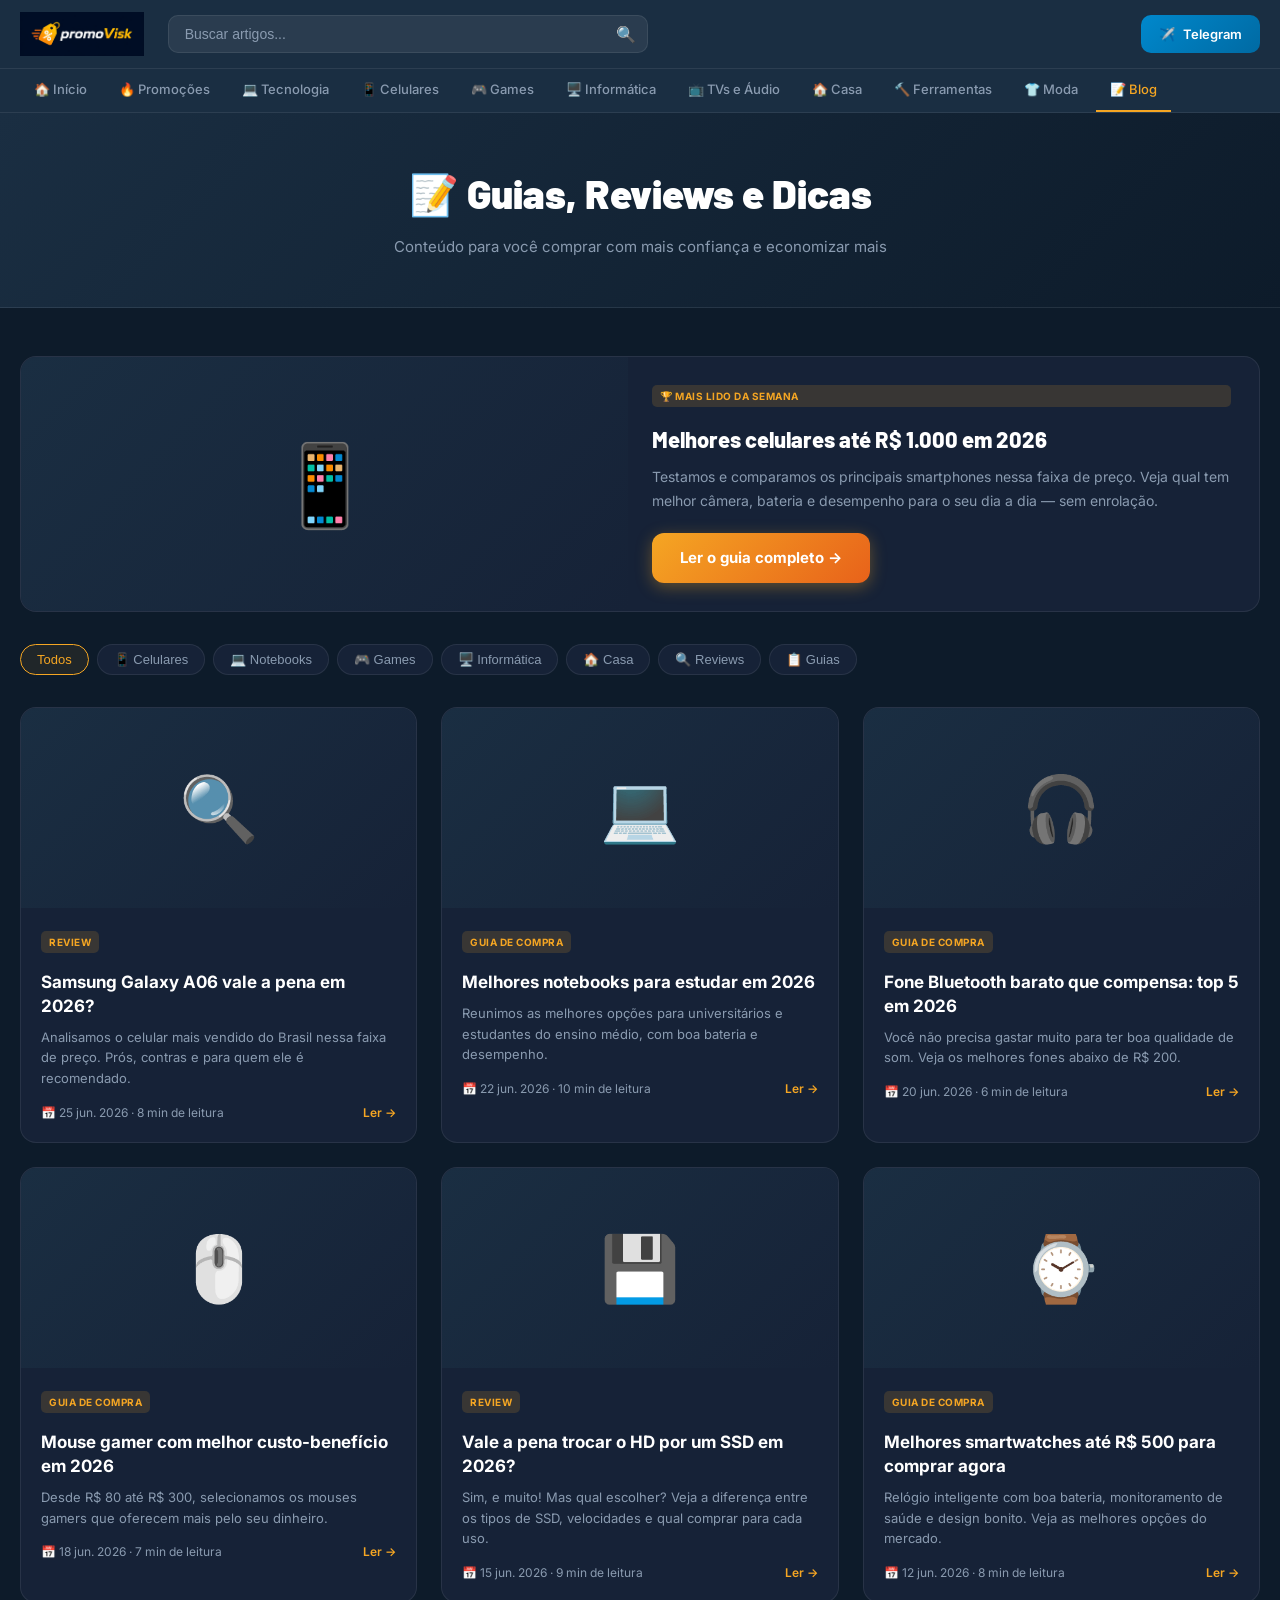
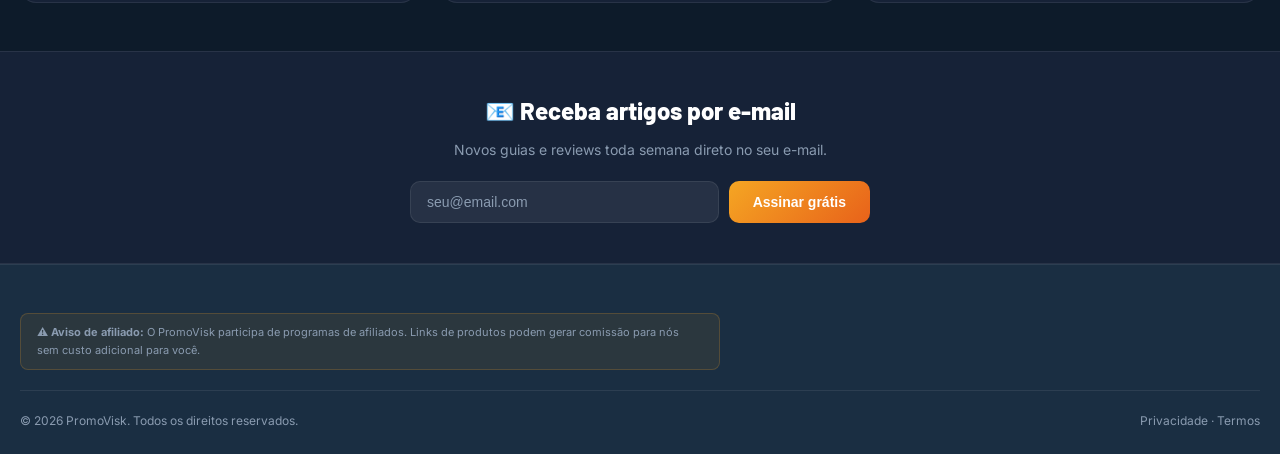
<file: blog.html>
<!DOCTYPE html>
<html lang="pt-BR">
<head>
  <meta charset="UTF-8" />
  <meta name="viewport" content="width=device-width, initial-scale=1.0" />
  <title>Blog – Guias, Reviews e Dicas | PromoVisk</title>
  <meta name="description" content="Guias de compra, reviews e análises de produtos para você tomar a melhor decisão. Conteúdo atualizado sobre tecnologia, celulares, games e muito mais." />
  <link rel="icon" href="imagens/logo.png" type="image/png" />
  <link rel="canonical" href="https://www.promovisk.com.br/blog" />
  <link rel="stylesheet" href="css/style.css" />
  <style>
    .blog-hero {
      background: linear-gradient(135deg, var(--azul-medio), var(--azul-escuro));
      padding: 48px 20px;
      text-align: center;
      border-bottom: 1px solid var(--borda);
    }
    .blog-hero h1 {
      font-family: 'Barlow', sans-serif;
      font-size: clamp(24px, 4vw, 40px);
      font-weight: 900;
      margin-bottom: 10px;
    }
    .blog-hero p { color: var(--cinza-texto); font-size: 15px; }

    .filtros-blog {
      display: flex;
      gap: 8px;
      flex-wrap: wrap;
      margin-bottom: 32px;
    }
    .filtro-btn {
      padding: 7px 16px;
      background: var(--azul-card);
      border: 1px solid var(--borda);
      border-radius: 20px;
      font-size: 13px;
      color: var(--cinza-texto);
      cursor: pointer;
      transition: 0.2s;
    }
    .filtro-btn:hover, .filtro-btn.ativo {
      border-color: var(--amarelo);
      color: var(--amarelo);
      background: rgba(245,166,35,0.08);
    }

    .grid-blog-grande {
      display: grid;
      grid-template-columns: repeat(auto-fill, minmax(320px, 1fr));
      gap: 24px;
    }

    .card-blog-grande {
      background: var(--azul-card);
      border: 1px solid var(--borda);
      border-radius: 16px;
      overflow: hidden;
      transition: 0.2s;
    }
    .card-blog-grande:hover {
      border-color: rgba(245,166,35,0.3);
      transform: translateY(-4px);
      box-shadow: var(--sombra);
    }
    .card-blog-grande .thumb {
      height: 200px;
      background: linear-gradient(135deg, var(--azul-medio), var(--azul-card));
      display: flex;
      align-items: center;
      justify-content: center;
      font-size: 64px;
    }
    .card-blog-grande .corpo { padding: 20px; }
    .card-blog-grande h2 { font-size: 17px; font-weight: 700; margin: 8px 0; line-height: 1.4; }
    .card-blog-grande p { font-size: 13px; color: var(--cinza-texto); line-height: 1.6; }
    .card-blog-grande .meta {
      display: flex;
      justify-content: space-between;
      margin-top: 14px;
      font-size: 12px;
      color: var(--cinza-texto);
    }
    .card-blog-grande .ler { color: var(--amarelo); font-weight: 600; }

    .artigo-destaque {
      display: grid;
      grid-template-columns: 1fr 1fr;
      gap: 24px;
      margin-bottom: 32px;
      background: var(--azul-card);
      border: 1px solid var(--borda);
      border-radius: 16px;
      overflow: hidden;
    }
    .artigo-destaque .thumb-grande {
      height: 100%;
      min-height: 240px;
      background: linear-gradient(135deg, var(--azul-medio), var(--azul-card));
      display: flex;
      align-items: center;
      justify-content: center;
      font-size: 80px;
    }
    .artigo-destaque .corpo-grande {
      padding: 28px 28px 28px 0;
      display: flex;
      flex-direction: column;
      justify-content: center;
    }
    .artigo-destaque h2 { font-family: 'Barlow', sans-serif; font-size: 22px; font-weight: 800; margin: 8px 0 12px; line-height: 1.3; }
    .artigo-destaque p { font-size: 14px; color: var(--cinza-texto); line-height: 1.7; }
    .artigo-destaque .btn-primary { display: inline-block; margin-top: 20px; }

    @media (max-width: 640px) {
      .artigo-destaque { grid-template-columns: 1fr; }
      .artigo-destaque .corpo-grande { padding: 20px; }
    }
  </style>
</head>
<body>

<header>
  <div class="header-inner">
    <a href="index.html" class="logo"><img src="imagens/logo.png" alt="PromoVisk" /></a>
    <div class="search-bar">
      <input type="text" placeholder="Buscar artigos..." aria-label="Buscar" />
      <button>🔍</button>
    </div>
    <div class="header-actions">
      <a href="https://t.me/promovisk" class="btn-telegram" target="_blank">✈️ <span>Telegram</span></a>
      <button class="hamburger" id="hamburger"><span></span><span></span><span></span></button>
    </div>
  </div>
</header>

<div class="mobile-menu" id="mobile-menu">
  <a href="index.html">🏠 Início</a>
  <a href="promocoes.html">🔥 Promoções</a>
  <a href="blog.html">📝 Blog</a>
  <a href="categorias/tecnologia.html">💻 Tecnologia</a>
  <a href="categorias/celulares.html">📱 Celulares</a>
  <a href="categorias/games.html">🎮 Games</a>
  <a href="https://t.me/promovisk" target="_blank">✈️ Telegram</a>
</div>

<nav class="nav-categorias">
  <div class="nav-inner">
    <a href="index.html">🏠 Início</a>
    <a href="promocoes.html">🔥 Promoções</a>
    <a href="categorias/tecnologia.html">💻 Tecnologia</a>
    <a href="categorias/celulares.html">📱 Celulares</a>
    <a href="categorias/games.html">🎮 Games</a>
    <a href="categorias/informatica.html">🖥️ Informática</a>
    <a href="categorias/tvs.html">📺 TVs e Áudio</a>
    <a href="categorias/casa.html">🏠 Casa</a>
    <a href="categorias/ferramentas.html">🔨 Ferramentas</a>
    <a href="categorias/moda.html">👕 Moda</a>
    <a href="blog.html" class="ativo">📝 Blog</a>
  </div>
</nav>

<div class="blog-hero">
  <h1>📝 Guias, Reviews e Dicas</h1>
  <p>Conteúdo para você comprar com mais confiança e economizar mais</p>
</div>

<main class="secao">

  <!-- Artigo destaque -->
  <a href="blog/melhores-celulares-ate-1000.html" class="artigo-destaque">
    <div class="thumb-grande">📱</div>
    <div class="corpo-grande">
      <span class="blog-tag">🏆 Mais lido da semana</span>
      <h2>Melhores celulares até R$ 1.000 em 2026</h2>
      <p>Testamos e comparamos os principais smartphones nessa faixa de preço. Veja qual tem melhor câmera, bateria e desempenho para o seu dia a dia — sem enrolação.</p>
      <span class="btn-primary" style="width: fit-content;">Ler o guia completo →</span>
    </div>
  </a>

  <!-- Filtros -->
  <div class="filtros-blog">
    <button class="filtro-btn ativo">Todos</button>
    <button class="filtro-btn">📱 Celulares</button>
    <button class="filtro-btn">💻 Notebooks</button>
    <button class="filtro-btn">🎮 Games</button>
    <button class="filtro-btn">🖥️ Informática</button>
    <button class="filtro-btn">🏠 Casa</button>
    <button class="filtro-btn">🔍 Reviews</button>
    <button class="filtro-btn">📋 Guias</button>
  </div>

  <!-- Grid de artigos -->
  <div class="grid-blog-grande">

    <a href="blog/samsung-a06-vale-a-pena.html" class="card-blog-grande">
      <div class="thumb">🔍</div>
      <div class="corpo">
        <span class="blog-tag">Review</span>
        <h2>Samsung Galaxy A06 vale a pena em 2026?</h2>
        <p>Analisamos o celular mais vendido do Brasil nessa faixa de preço. Prós, contras e para quem ele é recomendado.</p>
        <div class="meta">
          <span>📅 25 jun. 2026 · 8 min de leitura</span>
          <span class="ler">Ler →</span>
        </div>
      </div>
    </a>

    <a href="blog/notebook-para-estudar-2026.html" class="card-blog-grande">
      <div class="thumb">💻</div>
      <div class="corpo">
        <span class="blog-tag">Guia de Compra</span>
        <h2>Melhores notebooks para estudar em 2026</h2>
        <p>Reunimos as melhores opções para universitários e estudantes do ensino médio, com boa bateria e desempenho.</p>
        <div class="meta">
          <span>📅 22 jun. 2026 · 10 min de leitura</span>
          <span class="ler">Ler →</span>
        </div>
      </div>
    </a>

    <a href="blog/fone-bluetooth-barato.html" class="card-blog-grande">
      <div class="thumb">🎧</div>
      <div class="corpo">
        <span class="blog-tag">Guia de Compra</span>
        <h2>Fone Bluetooth barato que compensa: top 5 em 2026</h2>
        <p>Você não precisa gastar muito para ter boa qualidade de som. Veja os melhores fones abaixo de R$ 200.</p>
        <div class="meta">
          <span>📅 20 jun. 2026 · 6 min de leitura</span>
          <span class="ler">Ler →</span>
        </div>
      </div>
    </a>

    <a href="blog/mouse-gamer-custo-beneficio.html" class="card-blog-grande">
      <div class="thumb">🖱️</div>
      <div class="corpo">
        <span class="blog-tag">Guia de Compra</span>
        <h2>Mouse gamer com melhor custo-benefício em 2026</h2>
        <p>Desde R$ 80 até R$ 300, selecionamos os mouses gamers que oferecem mais pelo seu dinheiro.</p>
        <div class="meta">
          <span>📅 18 jun. 2026 · 7 min de leitura</span>
          <span class="ler">Ler →</span>
        </div>
      </div>
    </a>

    <a href="blog/ssd-vale-a-pena.html" class="card-blog-grande">
      <div class="thumb">💾</div>
      <div class="corpo">
        <span class="blog-tag">Review</span>
        <h2>Vale a pena trocar o HD por um SSD em 2026?</h2>
        <p>Sim, e muito! Mas qual escolher? Veja a diferença entre os tipos de SSD, velocidades e qual comprar para cada uso.</p>
        <div class="meta">
          <span>📅 15 jun. 2026 · 9 min de leitura</span>
          <span class="ler">Ler →</span>
        </div>
      </div>
    </a>

    <a href="blog/smartwatch-ate-500.html" class="card-blog-grande">
      <div class="thumb">⌚</div>
      <div class="corpo">
        <span class="blog-tag">Guia de Compra</span>
        <h2>Melhores smartwatches até R$ 500 para comprar agora</h2>
        <p>Relógio inteligente com boa bateria, monitoramento de saúde e design bonito. Veja as melhores opções do mercado.</p>
        <div class="meta">
          <span>📅 12 jun. 2026 · 8 min de leitura</span>
          <span class="ler">Ler →</span>
        </div>
      </div>
    </a>

  </div>
</main>

<section class="newsletter">
  <h2>📧 Receba artigos por e-mail</h2>
  <p>Novos guias e reviews toda semana direto no seu e-mail.</p>
  <form class="newsletter-form" id="newsletter-form">
    <input type="email" placeholder="seu@email.com" required />
    <button type="submit">Assinar grátis</button>
  </form>
</section>

<footer>
  <div class="footer-inner">
    <div class="aviso-afiliado">
      ⚠️ <strong>Aviso de afiliado:</strong> O PromoVisk participa de programas de afiliados. Links de produtos podem gerar comissão para nós sem custo adicional para você.
    </div>
    <div class="footer-bottom">
      <span>© 2026 PromoVisk. Todos os direitos reservados.</span>
      <span><a href="politica-de-privacidade.html">Privacidade</a> · <a href="termos-de-uso.html">Termos</a></span>
    </div>
  </div>
</footer>

<script src="js/main.js"></script>
</body>
</html>
</file>
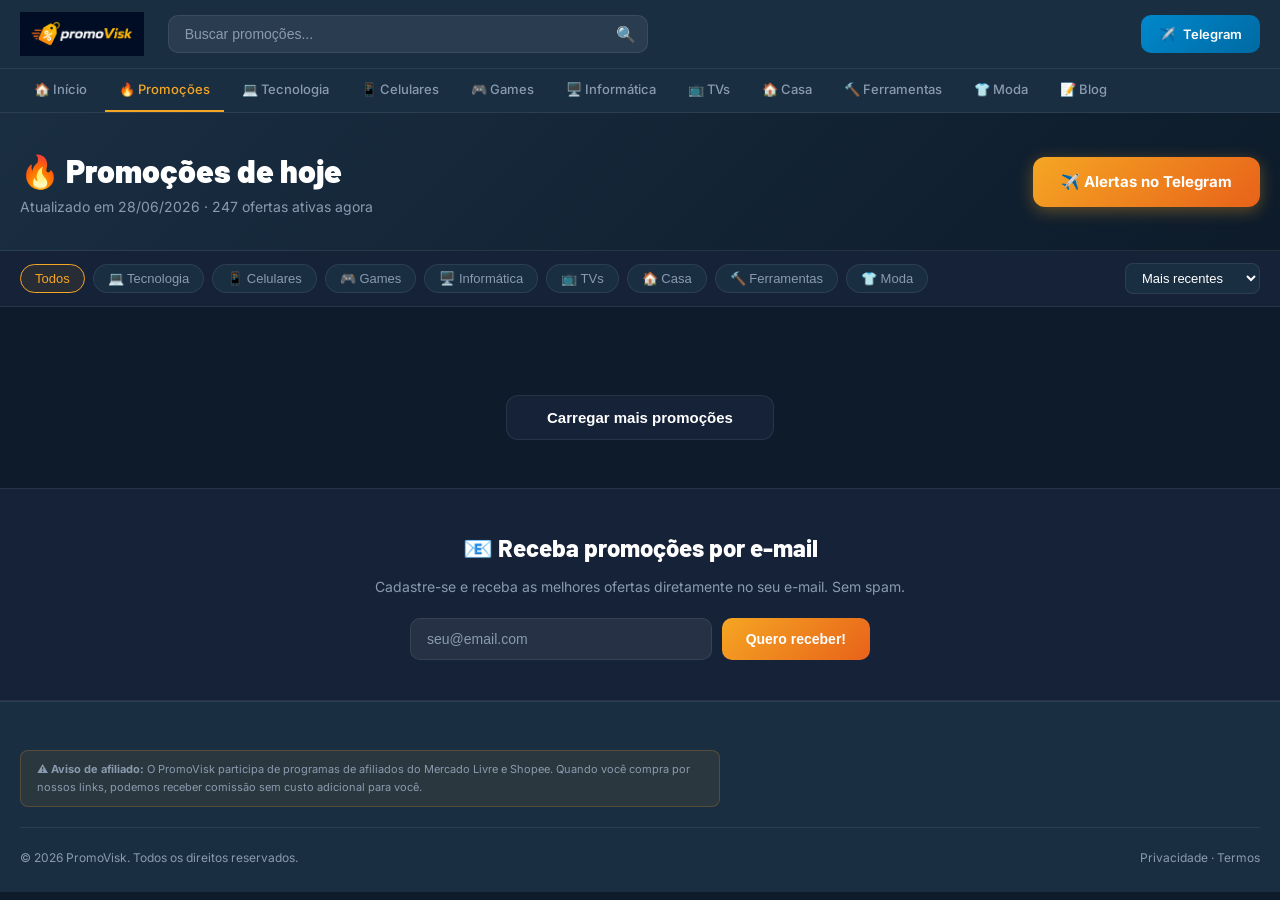
<file: promocoes.html>
<!DOCTYPE html>
<html lang="pt-BR">
<head>
  <meta charset="UTF-8" />
  <meta name="viewport" content="width=device-width, initial-scale=1.0" />
  <title>Promoções – Ofertas do dia em Tecnologia e mais | PromoVisk</title>
  <meta name="description" content="Veja todas as promoções do dia: celulares, notebooks, games, ferramentas, casa e muito mais. Atualizado diariamente com os melhores preços do Mercado Livre e Shopee." />
  <link rel="icon" href="imagens/logo.png" type="image/png" />
  <link rel="canonical" href="https://www.promovisk.com.br/promocoes" />
  <link rel="stylesheet" href="css/style.css" />
  <style>
    .filtros-wrap {
      background: var(--azul-card);
      border-bottom: 1px solid var(--borda);
      padding: 12px 0;
      position: sticky;
      top: 68px;
      z-index: 90;
    }
    .filtros-inner {
      max-width: 1280px;
      margin: 0 auto;
      padding: 0 20px;
      display: flex;
      gap: 8px;
      overflow-x: auto;
      scrollbar-width: none;
      align-items: center;
    }
    .filtros-inner::-webkit-scrollbar { display: none; }
    .filtro-chip {
      padding: 6px 14px;
      background: var(--azul-medio);
      border: 1px solid var(--borda);
      border-radius: 20px;
      font-size: 13px;
      color: var(--cinza-texto);
      cursor: pointer;
      white-space: nowrap;
      transition: 0.2s;
    }
    .filtro-chip:hover, .filtro-chip.ativo {
      border-color: var(--amarelo);
      color: var(--amarelo);
      background: rgba(245,166,35,0.08);
    }
    .sort-wrap {
      margin-left: auto;
      display: flex;
      gap: 8px;
      align-items: center;
    }
    .sort-wrap select {
      background: var(--azul-medio);
      border: 1px solid var(--borda);
      color: var(--branco);
      padding: 6px 12px;
      border-radius: 8px;
      font-size: 13px;
      outline: none;
      cursor: pointer;
    }

    .promocoes-header {
      background: linear-gradient(135deg, var(--azul-medio), var(--azul-escuro));
      padding: 32px 20px;
      border-bottom: 1px solid var(--borda);
    }
    .promocoes-header-inner {
      max-width: 1280px;
      margin: 0 auto;
      display: flex;
      justify-content: space-between;
      align-items: center;
      flex-wrap: wrap;
      gap: 12px;
    }
    .promocoes-header h1 {
      font-family: 'Barlow', sans-serif;
      font-size: clamp(22px, 4vw, 32px);
      font-weight: 900;
    }
    .promocoes-header p { color: var(--cinza-texto); font-size: 14px; }
  </style>
</head>
<body>

<header>
  <div class="header-inner">
    <a href="index.html" class="logo"><img src="imagens/logo.png" alt="PromoVisk" /></a>
    <div class="search-bar">
      <input type="text" placeholder="Buscar promoções..." aria-label="Buscar" />
      <button>🔍</button>
    </div>
    <div class="header-actions">
      <a href="https://t.me/promovisk" class="btn-telegram" target="_blank">✈️ <span>Telegram</span></a>
      <button class="hamburger" id="hamburger"><span></span><span></span><span></span></button>
    </div>
  </div>
</header>

<div class="mobile-menu" id="mobile-menu">
  <a href="index.html">🏠 Início</a>
  <a href="promocoes.html">🔥 Promoções</a>
  <a href="blog.html">📝 Blog</a>
  <a href="categorias/tecnologia.html">💻 Tecnologia</a>
  <a href="https://t.me/promovisk" target="_blank">✈️ Telegram</a>
</div>

<nav class="nav-categorias">
  <div class="nav-inner">
    <a href="index.html">🏠 Início</a>
    <a href="promocoes.html" class="ativo">🔥 Promoções</a>
    <a href="categorias/tecnologia.html">💻 Tecnologia</a>
    <a href="categorias/celulares.html">📱 Celulares</a>
    <a href="categorias/games.html">🎮 Games</a>
    <a href="categorias/informatica.html">🖥️ Informática</a>
    <a href="categorias/tvs.html">📺 TVs</a>
    <a href="categorias/casa.html">🏠 Casa</a>
    <a href="categorias/ferramentas.html">🔨 Ferramentas</a>
    <a href="categorias/moda.html">👕 Moda</a>
    <a href="blog.html">📝 Blog</a>
  </div>
</nav>

<div class="promocoes-header">
  <div class="promocoes-header-inner">
    <div>
      <h1>🔥 Promoções de hoje</h1>
      <p>Atualizado em 28/06/2026 · 247 ofertas ativas agora</p>
    </div>
    <a href="https://t.me/promovisk" class="btn-primary" target="_blank">✈️ Alertas no Telegram</a>
  </div>
</div>

<!-- Filtros -->
<div class="filtros-wrap">
  <div class="filtros-inner">
    <button class="filtro-chip ativo">Todos</button>
    <button class="filtro-chip">💻 Tecnologia</button>
    <button class="filtro-chip">📱 Celulares</button>
    <button class="filtro-chip">🎮 Games</button>
    <button class="filtro-chip">🖥️ Informática</button>
    <button class="filtro-chip">📺 TVs</button>
    <button class="filtro-chip">🏠 Casa</button>
    <button class="filtro-chip">🔨 Ferramentas</button>
    <button class="filtro-chip">👕 Moda</button>
    <div class="sort-wrap">
      <select aria-label="Ordenar por">
        <option>Mais recentes</option>
        <option>Maior desconto</option>
        <option>Menor preço</option>
        <option>Mais populares</option>
      </select>
    </div>
  </div>
</div>

<main class="secao">
  <div class="grid-produtos" id="grid-promocoes">

    <a href="#" class="card-produto" target="_blank" rel="noopener sponsored">
      <div class="card-img">
        <span class="badge-desconto">-34%</span>
        <span class="badge-frete">Frete Grátis</span>
        <img src="https://via.placeholder.com/130x130/1A2E42/F5A623?text=📱" alt="Samsung Galaxy A16" />
      </div>
      <div class="card-corpo">
        <div class="card-categoria">📱 Celulares</div>
        <div class="card-nome">Samsung Galaxy A16 5G 128GB Preto</div>
        <div class="card-precos">
          <div class="preco-antigo">R$ 1.099,00</div>
          <div class="preco-atual">R$ 899,90</div>
          <div class="preco-parcelado">12x R$ 74,99 sem juros</div>
        </div>
        <div class="btn-comprar">Ver no Mercado Livre</div>
      </div>
    </a>

    <a href="#" class="card-produto" target="_blank" rel="noopener sponsored">
      <div class="card-img">
        <span class="badge-desconto">-28%</span>
        <span class="badge-frete">Frete Grátis</span>
        <img src="https://via.placeholder.com/130x130/1A2E42/F5A623?text=🎧" alt="JBL Tune 520BT" />
      </div>
      <div class="card-corpo">
        <div class="card-categoria">📱 Celulares</div>
        <div class="card-nome">Fone JBL Tune 520BT Bluetooth Sem Fio</div>
        <div class="card-precos">
          <div class="preco-antigo">R$ 279,00</div>
          <div class="preco-atual">R$ 199,90</div>
          <div class="preco-parcelado">6x R$ 33,31 sem juros</div>
        </div>
        <div class="btn-comprar">Ver no Mercado Livre</div>
      </div>
    </a>

    <a href="#" class="card-produto" target="_blank" rel="noopener sponsored">
      <div class="card-img">
        <span class="badge-desconto">-41%</span>
        <img src="https://via.placeholder.com/130x130/1A2E42/F5A623?text=💾" alt="SSD Kingston" />
      </div>
      <div class="card-corpo">
        <div class="card-categoria">🖥️ Informática</div>
        <div class="card-nome">SSD Kingston 480GB 2.5" SATA III</div>
        <div class="card-precos">
          <div class="preco-antigo">R$ 229,00</div>
          <div class="preco-atual">R$ 134,90</div>
          <div class="preco-parcelado">4x R$ 33,72 sem juros</div>
        </div>
        <div class="btn-comprar">Ver no Mercado Livre</div>
      </div>
    </a>

    <a href="#" class="card-produto" target="_blank" rel="noopener sponsored">
      <div class="card-img">
        <span class="badge-desconto">-22%</span>
        <span class="badge-frete">Frete Grátis</span>
        <img src="https://via.placeholder.com/130x130/1A2E42/F5A623?text=🖱️" alt="Mouse Logitech G203" />
      </div>
      <div class="card-corpo">
        <div class="card-categoria">🖥️ Informática</div>
        <div class="card-nome">Mouse Gamer Logitech G203 RGB 8000 DPI</div>
        <div class="card-precos">
          <div class="preco-antigo">R$ 189,00</div>
          <div class="preco-atual">R$ 147,90</div>
          <div class="preco-parcelado">4x R$ 36,97 sem juros</div>
        </div>
        <div class="btn-comprar">Ver no Mercado Livre</div>
      </div>
    </a>

    <a href="#" class="card-produto" target="_blank" rel="noopener sponsored">
      <div class="card-img">
        <span class="badge-desconto">-31%</span>
        <span class="badge-frete">Frete Grátis</span>
        <img src="https://via.placeholder.com/130x130/1A2E42/F5A623?text=🎮" alt="Controle Xbox" />
      </div>
      <div class="card-corpo">
        <div class="card-categoria">🎮 Games</div>
        <div class="card-nome">Controle Xbox Series Sem Fio Carbon Black</div>
        <div class="card-precos">
          <div class="preco-antigo">R$ 499,00</div>
          <div class="preco-atual">R$ 342,90</div>
          <div class="preco-parcelado">10x R$ 34,29 sem juros</div>
        </div>
        <div class="btn-comprar">Ver no Mercado Livre</div>
      </div>
    </a>

    <a href="#" class="card-produto" target="_blank" rel="noopener sponsored">
      <div class="card-img">
        <span class="badge-desconto">-19%</span>
        <img src="https://via.placeholder.com/130x130/1A2E42/F5A623?text=🔧" alt="Kit Ferramentas" />
      </div>
      <div class="card-corpo">
        <div class="card-categoria">🔨 Ferramentas</div>
        <div class="card-nome">Kit Ferramentas Profissional 110 Peças com Maleta</div>
        <div class="card-precos">
          <div class="preco-antigo">R$ 159,00</div>
          <div class="preco-atual">R$ 128,90</div>
          <div class="preco-parcelado">4x R$ 32,22 sem juros</div>
        </div>
        <div class="btn-comprar">Ver na Shopee</div>
      </div>
    </a>

    <a href="#" class="card-produto" target="_blank" rel="noopener sponsored">
      <div class="card-img">
        <span class="badge-desconto">-38%</span>
        <span class="badge-frete">Frete Grátis</span>
        <img src="https://via.placeholder.com/130x130/1A2E42/F5A623?text=⌨️" alt="Teclado Mecânico" />
      </div>
      <div class="card-corpo">
        <div class="card-categoria">🖥️ Informática</div>
        <div class="card-nome">Teclado Mecânico Redragon Kumara K552 RGB</div>
        <div class="card-precos">
          <div class="preco-antigo">R$ 369,00</div>
          <div class="preco-atual">R$ 228,90</div>
          <div class="preco-parcelado">6x R$ 38,15 sem juros</div>
        </div>
        <div class="btn-comprar">Ver na Shopee</div>
      </div>
    </a>

    <a href="#" class="card-produto" target="_blank" rel="noopener sponsored">
      <div class="card-img">
        <span class="badge-desconto">-25%</span>
        <span class="badge-frete">Frete Grátis</span>
        <img src="https://via.placeholder.com/130x130/1A2E42/F5A623?text=📺" alt="Smart TV" />
      </div>
      <div class="card-corpo">
        <div class="card-categoria">📺 TVs e Áudio</div>
        <div class="card-nome">Smart TV Samsung 43" Crystal UHD 4K 2026</div>
        <div class="card-precos">
          <div class="preco-antigo">R$ 2.299,00</div>
          <div class="preco-atual">R$ 1.724,90</div>
          <div class="preco-parcelado">12x R$ 143,74 sem juros</div>
        </div>
        <div class="btn-comprar">Ver no Mercado Livre</div>
      </div>
    </a>

    <a href="#" class="card-produto" target="_blank" rel="noopener sponsored">
      <div class="card-img">
        <span class="badge-desconto">-32%</span>
        <img src="https://via.placeholder.com/130x130/1A2E42/F5A623?text=🤖" alt="Aspirador Robô" />
      </div>
      <div class="card-corpo">
        <div class="card-categoria">🏠 Casa</div>
        <div class="card-nome">Aspirador Robô Xiaomi Robot Vacuum E5</div>
        <div class="card-precos">
          <div class="preco-antigo">R$ 1.299,00</div>
          <div class="preco-atual">R$ 879,90</div>
          <div class="preco-parcelado">12x R$ 73,32 sem juros</div>
        </div>
        <div class="btn-comprar">Ver no Mercado Livre</div>
      </div>
    </a>

    <a href="#" class="card-produto" target="_blank" rel="noopener sponsored">
      <div class="card-img">
        <span class="badge-desconto">-44%</span>
        <span class="badge-frete">Frete Grátis</span>
        <img src="https://via.placeholder.com/130x130/1A2E42/F5A623?text=📷" alt="Webcam" />
      </div>
      <div class="card-corpo">
        <div class="card-categoria">💻 Tecnologia</div>
        <div class="card-nome">Webcam FullHD 1080p 30fps com Microfone</div>
        <div class="card-precos">
          <div class="preco-antigo">R$ 219,00</div>
          <div class="preco-atual">R$ 122,90</div>
          <div class="preco-parcelado">4x R$ 30,72 sem juros</div>
        </div>
        <div class="btn-comprar">Ver na Shopee</div>
      </div>
    </a>

    <a href="#" class="card-produto" target="_blank" rel="noopener sponsored">
      <div class="card-img">
        <span class="badge-desconto">-20%</span>
        <img src="https://via.placeholder.com/130x130/1A2E42/F5A623?text=⌚" alt="Smartwatch" />
      </div>
      <div class="card-corpo">
        <div class="card-categoria">📱 Celulares</div>
        <div class="card-nome">Smartwatch Xiaomi Redmi Watch 4 GPS</div>
        <div class="card-precos">
          <div class="preco-antigo">R$ 499,00</div>
          <div class="preco-atual">R$ 399,90</div>
          <div class="preco-parcelado">8x R$ 49,98 sem juros</div>
        </div>
        <div class="btn-comprar">Ver no Mercado Livre</div>
      </div>
    </a>

    <a href="#" class="card-produto" target="_blank" rel="noopener sponsored">
      <div class="card-img">
        <span class="badge-desconto">-15%</span>
        <span class="badge-frete">Frete Grátis</span>
        <img src="https://via.placeholder.com/130x130/1A2E42/F5A623?text=👕" alt="Camiseta" />
      </div>
      <div class="card-corpo">
        <div class="card-categoria">👕 Moda</div>
        <div class="card-nome">Kit 5 Camisetas Básicas 100% Algodão</div>
        <div class="card-precos">
          <div class="preco-antigo">R$ 119,00</div>
          <div class="preco-atual">R$ 99,90</div>
          <div class="preco-parcelado">3x R$ 33,30 sem juros</div>
        </div>
        <div class="btn-comprar">Ver na Shopee</div>
      </div>
    </a>

  </div>

  <!-- Carregar mais -->
  <div style="text-align: center; margin-top: 40px;">
    <button class="btn-outline" style="padding: 13px 40px; cursor: pointer; border: none; background: var(--azul-card); border: 1px solid var(--borda); color: var(--branco); border-radius: 12px; font-size: 15px; font-weight: 600;">
      Carregar mais promoções
    </button>
  </div>
</main>

<section class="newsletter">
  <h2>📧 Receba promoções por e-mail</h2>
  <p>Cadastre-se e receba as melhores ofertas diretamente no seu e-mail. Sem spam.</p>
  <form class="newsletter-form" id="newsletter-form">
    <input type="email" placeholder="seu@email.com" required />
    <button type="submit">Quero receber!</button>
  </form>
</section>

<footer>
  <div class="footer-inner">
    <div class="aviso-afiliado">
      ⚠️ <strong>Aviso de afiliado:</strong> O PromoVisk participa de programas de afiliados do Mercado Livre e Shopee. Quando você compra por nossos links, podemos receber comissão sem custo adicional para você.
    </div>
    <div class="footer-bottom">
      <span>© 2026 PromoVisk. Todos os direitos reservados.</span>
      <span><a href="politica-de-privacidade.html">Privacidade</a> · <a href="termos-de-uso.html">Termos</a></span>
    </div>
  </div>
</footer>

<script src="js/main.js"></script>
<script>
  // Filtros de categoria
  document.querySelectorAll('.filtro-chip').forEach(btn => {
    btn.addEventListener('click', () => {
      document.querySelectorAll('.filtro-chip').forEach(b => b.classList.remove('ativo'));
      btn.classList.add('ativo');
    });
  });
</script>
</body>
</html>
</file>
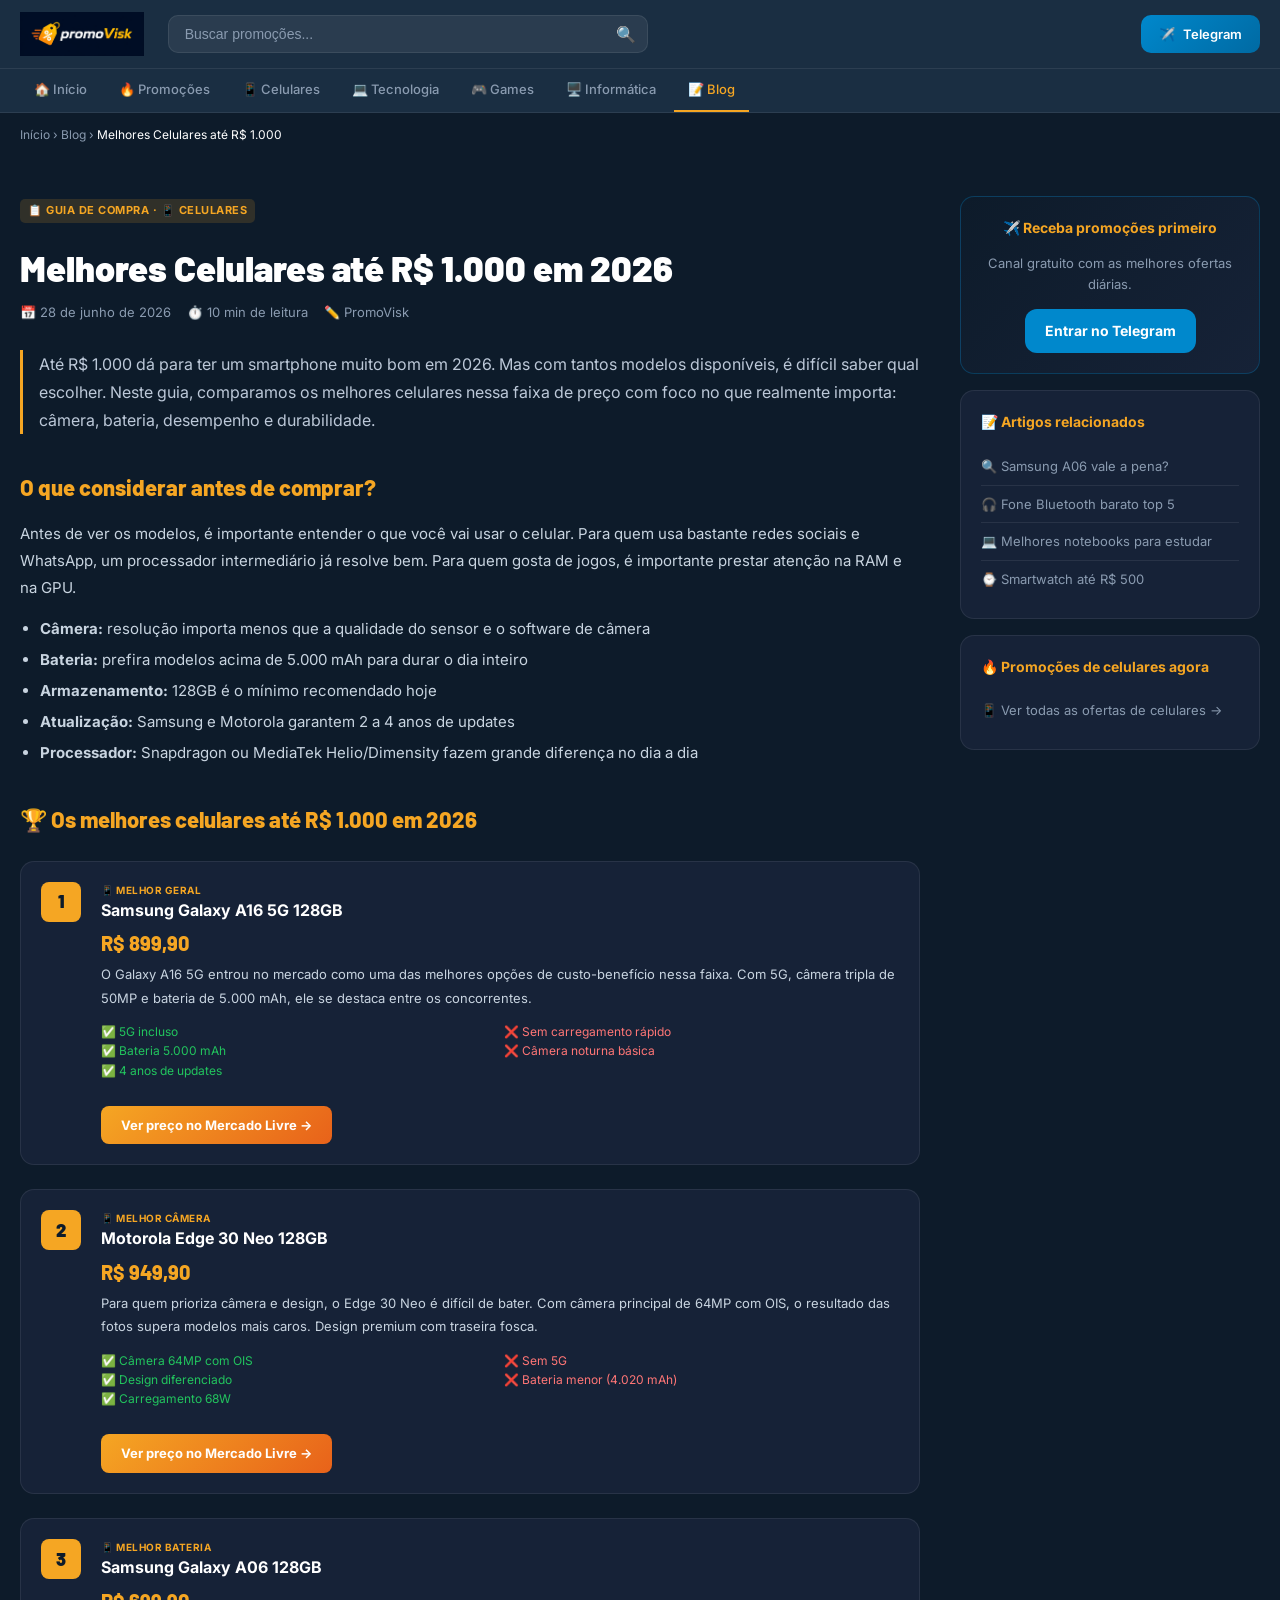
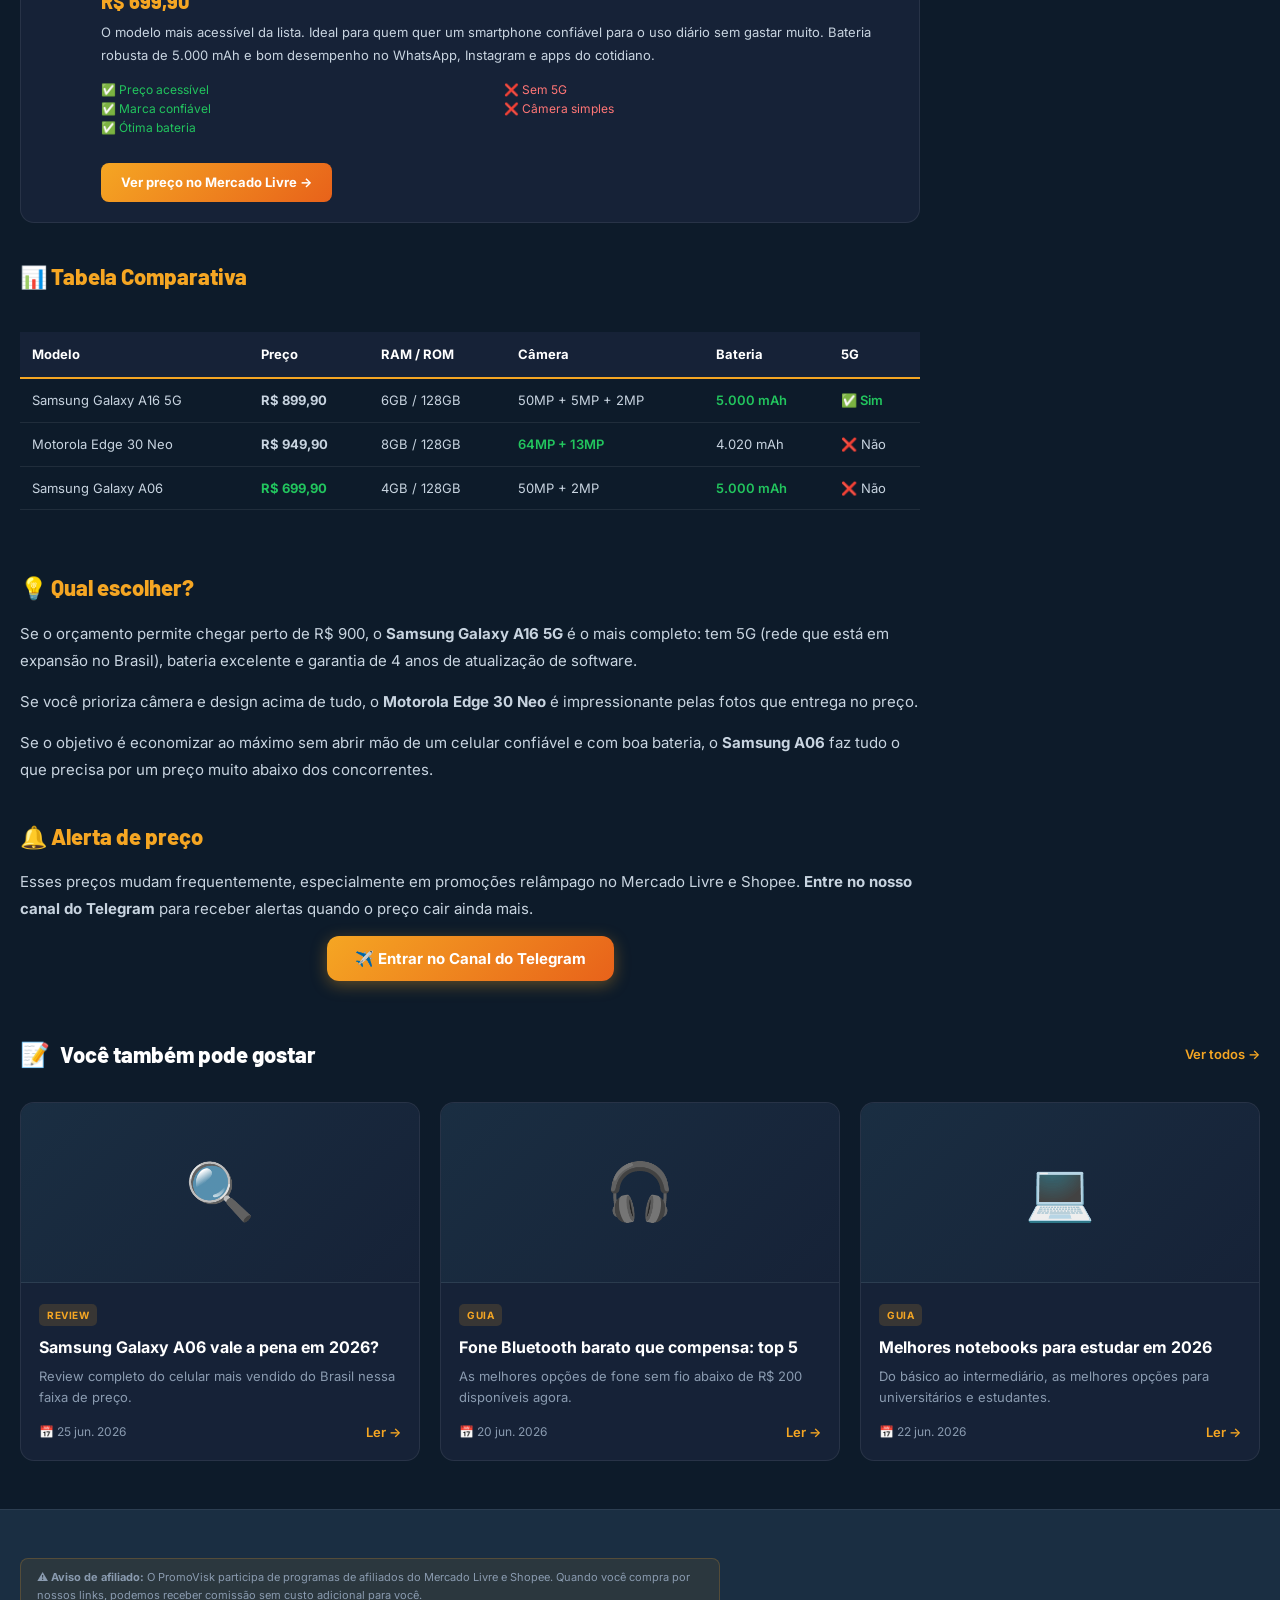
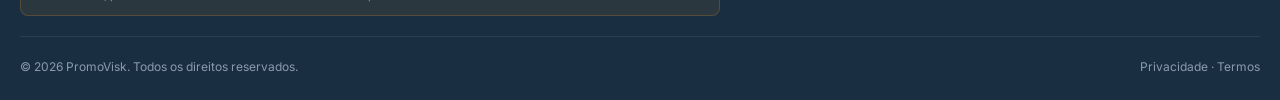
<file: blog/melhores-celulares-ate-1000.html>
<!DOCTYPE html>
<html lang="pt-BR">
<head>
  <meta charset="UTF-8" />
  <meta name="viewport" content="width=device-width, initial-scale=1.0" />
  <title>Melhores Celulares até R$ 1.000 em 2026 – PromoVisk</title>
  <meta name="description" content="Qual é o melhor celular até R$ 1.000 em 2026? Comparamos os principais modelos disponíveis no Mercado Livre e Shopee com foco em câmera, bateria e desempenho." />
  <meta name="keywords" content="melhores celulares até 1000, smartphone barato 2026, celular custo benefício" />
  <link rel="icon" href="../imagens/logo.png" type="image/png" />
  <link rel="canonical" href="https://www.promovisk.com.br/blog/melhores-celulares-ate-1000" />
  <link rel="stylesheet" href="../css/style.css" />

  <!-- Schema.org Artigo -->
  <script type="application/ld+json">
  {
    "@context": "https://schema.org",
    "@type": "Article",
    "headline": "Melhores Celulares até R$ 1.000 em 2026",
    "description": "Guia completo com os melhores smartphones até R$ 1.000 disponíveis no Brasil em 2026.",
    "author": { "@type": "Organization", "name": "PromoVisk" },
    "publisher": { "@type": "Organization", "name": "PromoVisk", "logo": { "@type": "ImageObject", "url": "https://www.promovisk.com.br/imagens/logo.png" } },
    "datePublished": "2026-06-28",
    "dateModified": "2026-06-28"
  }
  </script>

  <style>
    .artigo-wrapper {
      max-width: 1280px;
      margin: 0 auto;
      padding: 40px 20px;
      display: grid;
      grid-template-columns: 1fr 300px;
      gap: 40px;
    }
    .artigo-conteudo { min-width: 0; }
    .artigo-header { margin-bottom: 28px; }
    .artigo-header .blog-tag { font-size: 11px; }
    .artigo-header h1 {
      font-family: 'Barlow', sans-serif;
      font-size: clamp(22px, 4vw, 36px);
      font-weight: 900;
      line-height: 1.25;
      margin: 12px 0;
    }
    .artigo-meta {
      font-size: 13px;
      color: var(--cinza-texto);
      display: flex;
      gap: 16px;
      flex-wrap: wrap;
    }
    .artigo-intro {
      font-size: 16px;
      color: #BCC8D8;
      line-height: 1.75;
      border-left: 3px solid var(--amarelo);
      padding-left: 16px;
      margin-bottom: 32px;
    }
    .artigo-body h2 {
      font-family: 'Barlow', sans-serif;
      font-size: 22px;
      font-weight: 800;
      margin: 36px 0 14px;
      color: var(--amarelo);
    }
    .artigo-body h3 {
      font-size: 17px;
      font-weight: 700;
      margin: 24px 0 10px;
    }
    .artigo-body p {
      font-size: 15px;
      line-height: 1.8;
      color: #C8D4E0;
      margin-bottom: 14px;
    }
    .artigo-body ul, .artigo-body ol {
      padding-left: 20px;
      margin-bottom: 14px;
    }
    .artigo-body li {
      font-size: 15px;
      line-height: 1.8;
      color: #C8D4E0;
      margin-bottom: 4px;
    }

    /* Card de produto no artigo */
    .card-produto-artigo {
      background: var(--azul-card);
      border: 1px solid var(--borda);
      border-radius: 14px;
      padding: 20px;
      margin: 24px 0;
      display: flex;
      gap: 20px;
      align-items: flex-start;
      transition: 0.2s;
    }
    .card-produto-artigo:hover { border-color: rgba(245,166,35,0.3); }
    .card-produto-artigo .num {
      background: var(--amarelo);
      color: var(--azul-escuro);
      font-weight: 900;
      font-size: 18px;
      font-family: 'Barlow', sans-serif;
      width: 40px;
      height: 40px;
      border-radius: 8px;
      display: flex;
      align-items: center;
      justify-content: center;
      flex-shrink: 0;
    }
    .card-produto-artigo .info { flex: 1; }
    .card-produto-artigo h3 { font-size: 16px; margin: 0 0 8px; }
    .card-produto-artigo .preco-atual { font-size: 20px; margin: 8px 0; }
    .card-produto-artigo p { font-size: 13px; margin: 0 0 12px; }
    .card-produto-artigo .pros-cons {
      display: grid;
      grid-template-columns: 1fr 1fr;
      gap: 8px;
      margin-bottom: 14px;
      font-size: 12px;
    }
    .pro { color: var(--verde-badge); }
    .con { color: #FF7676; }
    .card-produto-artigo .btn-comprar { display: inline-block; width: auto; padding: 9px 20px; font-size: 13px; }

    /* Tabela comparativa */
    .tabela-comparativa {
      width: 100%;
      border-collapse: collapse;
      margin: 24px 0;
      font-size: 13px;
    }
    .tabela-comparativa th {
      background: var(--azul-card);
      padding: 12px;
      text-align: left;
      border-bottom: 2px solid var(--amarelo);
      font-weight: 700;
      white-space: nowrap;
    }
    .tabela-comparativa td {
      padding: 11px 12px;
      border-bottom: 1px solid var(--borda);
      color: #C8D4E0;
    }
    .tabela-comparativa tr:hover td { background: rgba(255,255,255,0.03); }
    .tabela-comparativa .melhor { color: var(--verde-badge); font-weight: 600; }

    /* Sidebar */
    .artigo-sidebar { position: sticky; top: 88px; height: fit-content; }
    .sidebar-box {
      background: var(--azul-card);
      border: 1px solid var(--borda);
      border-radius: 14px;
      padding: 20px;
      margin-bottom: 16px;
    }
    .sidebar-box h3 { font-size: 14px; font-weight: 700; margin-bottom: 14px; color: var(--amarelo); }
    .sidebar-link {
      display: block;
      padding: 8px 0;
      border-bottom: 1px solid var(--borda);
      font-size: 13px;
      color: var(--cinza-texto);
      transition: color 0.2s;
    }
    .sidebar-link:last-child { border-bottom: none; }
    .sidebar-link:hover { color: var(--branco); }

    .box-tg {
      background: linear-gradient(135deg, #0D1B2A, #162237);
      border-color: rgba(0,136,204,0.3);
      text-align: center;
    }
    .box-tg .btn-tg-grande { font-size: 14px; padding: 11px 20px; }

    @media (max-width: 900px) {
      .artigo-wrapper { grid-template-columns: 1fr; }
      .artigo-sidebar { position: static; }
    }
  </style>
</head>
<body>

<header>
  <div class="header-inner">
    <a href="../index.html" class="logo"><img src="../imagens/logo.png" alt="PromoVisk" /></a>
    <div class="search-bar">
      <input type="text" placeholder="Buscar promoções..." aria-label="Buscar" />
      <button>🔍</button>
    </div>
    <div class="header-actions">
      <a href="https://t.me/promovisk" class="btn-telegram" target="_blank">✈️ <span>Telegram</span></a>
      <button class="hamburger" id="hamburger"><span></span><span></span><span></span></button>
    </div>
  </div>
</header>

<div class="mobile-menu" id="mobile-menu">
  <a href="../index.html">🏠 Início</a>
  <a href="../promocoes.html">🔥 Promoções</a>
  <a href="../blog.html">📝 Blog</a>
  <a href="https://t.me/promovisk" target="_blank">✈️ Telegram</a>
</div>

<nav class="nav-categorias">
  <div class="nav-inner">
    <a href="../index.html">🏠 Início</a>
    <a href="../promocoes.html">🔥 Promoções</a>
    <a href="../categorias/celulares.html">📱 Celulares</a>
    <a href="../categorias/tecnologia.html">💻 Tecnologia</a>
    <a href="../categorias/games.html">🎮 Games</a>
    <a href="../categorias/informatica.html">🖥️ Informática</a>
    <a href="../blog.html" class="ativo">📝 Blog</a>
  </div>
</nav>

<!-- Breadcrumb -->
<div style="max-width: 1280px; margin: 0 auto; padding: 12px 20px; font-size: 12px; color: var(--cinza-texto);">
  <a href="../index.html" style="color: var(--cinza-texto);">Início</a> ›
  <a href="../blog.html" style="color: var(--cinza-texto);">Blog</a> ›
  <span style="color: var(--branco);">Melhores Celulares até R$ 1.000</span>
</div>

<div class="artigo-wrapper">

  <!-- CONTEÚDO -->
  <article class="artigo-conteudo">
    <div class="artigo-header">
      <span class="blog-tag">📋 Guia de Compra · 📱 Celulares</span>
      <h1>Melhores Celulares até R$ 1.000 em 2026</h1>
      <div class="artigo-meta">
        <span>📅 28 de junho de 2026</span>
        <span>⏱️ 10 min de leitura</span>
        <span>✏️ PromoVisk</span>
      </div>
    </div>

    <p class="artigo-intro">
      Até R$ 1.000 dá para ter um smartphone muito bom em 2026. Mas com tantos modelos disponíveis, é difícil saber qual escolher. Neste guia, comparamos os melhores celulares nessa faixa de preço com foco no que realmente importa: câmera, bateria, desempenho e durabilidade.
    </p>

    <div class="artigo-body">

      <h2>O que considerar antes de comprar?</h2>
      <p>Antes de ver os modelos, é importante entender o que você vai usar o celular. Para quem usa bastante redes sociais e WhatsApp, um processador intermediário já resolve bem. Para quem gosta de jogos, é importante prestar atenção na RAM e na GPU.</p>
      <ul>
        <li><strong>Câmera:</strong> resolução importa menos que a qualidade do sensor e o software de câmera</li>
        <li><strong>Bateria:</strong> prefira modelos acima de 5.000 mAh para durar o dia inteiro</li>
        <li><strong>Armazenamento:</strong> 128GB é o mínimo recomendado hoje</li>
        <li><strong>Atualização:</strong> Samsung e Motorola garantem 2 a 4 anos de updates</li>
        <li><strong>Processador:</strong> Snapdragon ou MediaTek Helio/Dimensity fazem grande diferença no dia a dia</li>
      </ul>

      <h2>🏆 Os melhores celulares até R$ 1.000 em 2026</h2>

      <!-- Produto 1 -->
      <div class="card-produto-artigo">
        <div class="num">1</div>
        <div class="info">
          <div class="card-categoria">📱 Melhor geral</div>
          <h3>Samsung Galaxy A16 5G 128GB</h3>
          <div class="preco-atual">R$ 899,90</div>
          <p>O Galaxy A16 5G entrou no mercado como uma das melhores opções de custo-benefício nessa faixa. Com 5G, câmera tripla de 50MP e bateria de 5.000 mAh, ele se destaca entre os concorrentes.</p>
          <div class="pros-cons">
            <div>
              <div class="pro">✅ 5G incluso</div>
              <div class="pro">✅ Bateria 5.000 mAh</div>
              <div class="pro">✅ 4 anos de updates</div>
            </div>
            <div>
              <div class="con">❌ Sem carregamento rápido</div>
              <div class="con">❌ Câmera noturna básica</div>
            </div>
          </div>
          <a href="#" class="btn-comprar" target="_blank" rel="noopener sponsored">Ver preço no Mercado Livre →</a>
        </div>
      </div>

      <!-- Produto 2 -->
      <div class="card-produto-artigo">
        <div class="num">2</div>
        <div class="info">
          <div class="card-categoria">📱 Melhor câmera</div>
          <h3>Motorola Edge 30 Neo 128GB</h3>
          <div class="preco-atual">R$ 949,90</div>
          <p>Para quem prioriza câmera e design, o Edge 30 Neo é difícil de bater. Com câmera principal de 64MP com OIS, o resultado das fotos supera modelos mais caros. Design premium com traseira fosca.</p>
          <div class="pros-cons">
            <div>
              <div class="pro">✅ Câmera 64MP com OIS</div>
              <div class="pro">✅ Design diferenciado</div>
              <div class="pro">✅ Carregamento 68W</div>
            </div>
            <div>
              <div class="con">❌ Sem 5G</div>
              <div class="con">❌ Bateria menor (4.020 mAh)</div>
            </div>
          </div>
          <a href="#" class="btn-comprar" target="_blank" rel="noopener sponsored">Ver preço no Mercado Livre →</a>
        </div>
      </div>

      <!-- Produto 3 -->
      <div class="card-produto-artigo">
        <div class="num">3</div>
        <div class="info">
          <div class="card-categoria">📱 Melhor bateria</div>
          <h3>Samsung Galaxy A06 128GB</h3>
          <div class="preco-atual">R$ 699,90</div>
          <p>O modelo mais acessível da lista. Ideal para quem quer um smartphone confiável para o uso diário sem gastar muito. Bateria robusta de 5.000 mAh e bom desempenho no WhatsApp, Instagram e apps do cotidiano.</p>
          <div class="pros-cons">
            <div>
              <div class="pro">✅ Preço acessível</div>
              <div class="pro">✅ Marca confiável</div>
              <div class="pro">✅ Ótima bateria</div>
            </div>
            <div>
              <div class="con">❌ Sem 5G</div>
              <div class="con">❌ Câmera simples</div>
            </div>
          </div>
          <a href="#" class="btn-comprar" target="_blank" rel="noopener sponsored">Ver preço no Mercado Livre →</a>
        </div>
      </div>

      <h2>📊 Tabela Comparativa</h2>

      <div style="overflow-x: auto;">
        <table class="tabela-comparativa">
          <thead>
            <tr>
              <th>Modelo</th>
              <th>Preço</th>
              <th>RAM / ROM</th>
              <th>Câmera</th>
              <th>Bateria</th>
              <th>5G</th>
            </tr>
          </thead>
          <tbody>
            <tr>
              <td>Samsung Galaxy A16 5G</td>
              <td><strong>R$ 899,90</strong></td>
              <td>6GB / 128GB</td>
              <td>50MP + 5MP + 2MP</td>
              <td class="melhor">5.000 mAh</td>
              <td class="melhor">✅ Sim</td>
            </tr>
            <tr>
              <td>Motorola Edge 30 Neo</td>
              <td><strong>R$ 949,90</strong></td>
              <td>8GB / 128GB</td>
              <td class="melhor">64MP + 13MP</td>
              <td>4.020 mAh</td>
              <td>❌ Não</td>
            </tr>
            <tr>
              <td>Samsung Galaxy A06</td>
              <td class="melhor"><strong>R$ 699,90</strong></td>
              <td>4GB / 128GB</td>
              <td>50MP + 2MP</td>
              <td class="melhor">5.000 mAh</td>
              <td>❌ Não</td>
            </tr>
          </tbody>
        </table>
      </div>

      <h2>💡 Qual escolher?</h2>
      <p>Se o orçamento permite chegar perto de R$ 900, o <strong>Samsung Galaxy A16 5G</strong> é o mais completo: tem 5G (rede que está em expansão no Brasil), bateria excelente e garantia de 4 anos de atualização de software.</p>
      <p>Se você prioriza câmera e design acima de tudo, o <strong>Motorola Edge 30 Neo</strong> é impressionante pelas fotos que entrega no preço.</p>
      <p>Se o objetivo é economizar ao máximo sem abrir mão de um celular confiável e com boa bateria, o <strong>Samsung A06</strong> faz tudo o que precisa por um preço muito abaixo dos concorrentes.</p>

      <h2>🔔 Alerta de preço</h2>
      <p>Esses preços mudam frequentemente, especialmente em promoções relâmpago no Mercado Livre e Shopee. <strong>Entre no nosso canal do Telegram</strong> para receber alertas quando o preço cair ainda mais.</p>
      <div style="text-align: center; margin: 24px 0;">
        <a href="https://t.me/promovisk" class="btn-primary" target="_blank">✈️ Entrar no Canal do Telegram</a>
      </div>

    </div>
  </article>

  <!-- SIDEBAR -->
  <aside class="artigo-sidebar">

    <div class="sidebar-box box-tg">
      <h3>✈️ Receba promoções primeiro</h3>
      <p style="font-size: 13px; color: var(--cinza-texto); margin-bottom: 14px;">Canal gratuito com as melhores ofertas diárias.</p>
      <a href="https://t.me/promovisk" class="btn-tg-grande" target="_blank">Entrar no Telegram</a>
    </div>

    <div class="sidebar-box">
      <h3>📝 Artigos relacionados</h3>
      <a href="samsung-a06-vale-a-pena.html" class="sidebar-link">🔍 Samsung A06 vale a pena?</a>
      <a href="fone-bluetooth-barato.html" class="sidebar-link">🎧 Fone Bluetooth barato top 5</a>
      <a href="notebook-para-estudar-2026.html" class="sidebar-link">💻 Melhores notebooks para estudar</a>
      <a href="smartwatch-ate-500.html" class="sidebar-link">⌚ Smartwatch até R$ 500</a>
    </div>

    <div class="sidebar-box">
      <h3>🔥 Promoções de celulares agora</h3>
      <a href="../categorias/celulares.html" class="sidebar-link">📱 Ver todas as ofertas de celulares →</a>
    </div>

  </aside>

</div>

<!-- Artigos relacionados -->
<section class="secao" style="padding-top: 0;">
  <div class="secao-header">
    <h2 class="secao-titulo"><span class="icone">📝</span> Você também pode gostar</h2>
    <a href="../blog.html" class="ver-mais">Ver todos →</a>
  </div>
  <div class="grid-blog">
    <a href="samsung-a06-vale-a-pena.html" class="card-blog">
      <div class="card-blog-img">🔍</div>
      <div class="card-blog-corpo">
        <span class="blog-tag">Review</span>
        <h3>Samsung Galaxy A06 vale a pena em 2026?</h3>
        <p>Review completo do celular mais vendido do Brasil nessa faixa de preço.</p>
        <div class="blog-meta"><span>📅 25 jun. 2026</span><span class="blog-ler">Ler →</span></div>
      </div>
    </a>
    <a href="fone-bluetooth-barato.html" class="card-blog">
      <div class="card-blog-img">🎧</div>
      <div class="card-blog-corpo">
        <span class="blog-tag">Guia</span>
        <h3>Fone Bluetooth barato que compensa: top 5</h3>
        <p>As melhores opções de fone sem fio abaixo de R$ 200 disponíveis agora.</p>
        <div class="blog-meta"><span>📅 20 jun. 2026</span><span class="blog-ler">Ler →</span></div>
      </div>
    </a>
    <a href="notebook-para-estudar-2026.html" class="card-blog">
      <div class="card-blog-img">💻</div>
      <div class="card-blog-corpo">
        <span class="blog-tag">Guia</span>
        <h3>Melhores notebooks para estudar em 2026</h3>
        <p>Do básico ao intermediário, as melhores opções para universitários e estudantes.</p>
        <div class="blog-meta"><span>📅 22 jun. 2026</span><span class="blog-ler">Ler →</span></div>
      </div>
    </a>
  </div>
</section>

<footer>
  <div class="footer-inner">
    <div class="aviso-afiliado">
      ⚠️ <strong>Aviso de afiliado:</strong> O PromoVisk participa de programas de afiliados do Mercado Livre e Shopee. Quando você compra por nossos links, podemos receber comissão sem custo adicional para você.
    </div>
    <div class="footer-bottom">
      <span>© 2026 PromoVisk. Todos os direitos reservados.</span>
      <span><a href="../politica-de-privacidade.html">Privacidade</a> · <a href="../termos-de-uso.html">Termos</a></span>
    </div>
  </div>
</footer>

<script src="../js/main.js"></script>
</body>
</html>
</file>
<file: css/style.css>
/* ===== PROMOVISK - CSS PRINCIPAL ===== */
@import url('https://fonts.googleapis.com/css2?family=Inter:wght@400;500;600;700;800;900&family=Barlow:wght@400;600;700;800&display=swap');

:root {
  --amarelo: #F5A623;
  --amarelo-escuro: #D4891A;
  --laranja: #E8621A;
  --azul-escuro: #0D1B2A;
  --azul-medio: #1A2E42;
  --azul-card: #162237;
  --branco: #FFFFFF;
  --cinza-claro: #F0F4F8;
  --cinza-texto: #8A9BB0;
  --verde-badge: #22C55E;
  --vermelho-badge: #EF4444;
  --borda: rgba(255,255,255,0.08);
  --sombra: 0 4px 24px rgba(0,0,0,0.3);
}

* { margin: 0; padding: 0; box-sizing: border-box; }

html { scroll-behavior: smooth; }

body {
  font-family: 'Inter', sans-serif;
  background: var(--azul-escuro);
  color: var(--branco);
  line-height: 1.6;
}

a { text-decoration: none; color: inherit; }

img { max-width: 100%; display: block; }

/* ===== HEADER ===== */
header {
  background: var(--azul-medio);
  border-bottom: 1px solid var(--borda);
  position: sticky;
  top: 0;
  z-index: 100;
  backdrop-filter: blur(10px);
}

.header-inner {
  max-width: 1280px;
  margin: 0 auto;
  padding: 0 20px;
  display: flex;
  align-items: center;
  gap: 24px;
  height: 68px;
}

.logo img { height: 44px; width: auto; }

.search-bar {
  flex: 1;
  max-width: 480px;
  position: relative;
}

.search-bar input {
  width: 100%;
  padding: 10px 44px 10px 16px;
  background: rgba(255,255,255,0.07);
  border: 1px solid var(--borda);
  border-radius: 10px;
  color: var(--branco);
  font-size: 14px;
  outline: none;
  transition: border 0.2s;
}

.search-bar input::placeholder { color: var(--cinza-texto); }
.search-bar input:focus { border-color: var(--amarelo); }

.search-bar button {
  position: absolute;
  right: 12px;
  top: 50%;
  transform: translateY(-50%);
  background: none;
  border: none;
  color: var(--cinza-texto);
  cursor: pointer;
  font-size: 16px;
}

.header-actions {
  display: flex;
  align-items: center;
  gap: 12px;
  margin-left: auto;
}

.btn-telegram {
  display: flex;
  align-items: center;
  gap: 8px;
  background: linear-gradient(135deg, #0088cc, #006aa3);
  color: white;
  padding: 9px 18px;
  border-radius: 10px;
  font-size: 13px;
  font-weight: 600;
  transition: opacity 0.2s;
}

.btn-telegram:hover { opacity: 0.88; }

.hamburger {
  display: none;
  flex-direction: column;
  gap: 5px;
  background: none;
  border: none;
  cursor: pointer;
  padding: 4px;
}

.hamburger span {
  width: 24px;
  height: 2px;
  background: var(--branco);
  border-radius: 2px;
  transition: 0.3s;
}

/* ===== NAV CATEGORIAS ===== */
.nav-categorias {
  background: var(--azul-medio);
  border-bottom: 1px solid var(--borda);
}

.nav-inner {
  max-width: 1280px;
  margin: 0 auto;
  padding: 0 20px;
  display: flex;
  gap: 4px;
  overflow-x: auto;
  scrollbar-width: none;
}

.nav-inner::-webkit-scrollbar { display: none; }

.nav-inner a {
  display: flex;
  align-items: center;
  gap: 6px;
  padding: 10px 14px;
  font-size: 13px;
  font-weight: 500;
  color: var(--cinza-texto);
  white-space: nowrap;
  border-bottom: 2px solid transparent;
  transition: 0.2s;
}

.nav-inner a:hover,
.nav-inner a.ativo {
  color: var(--amarelo);
  border-bottom-color: var(--amarelo);
}

/* ===== HERO ===== */
.hero {
  background: linear-gradient(135deg, var(--azul-medio) 0%, var(--azul-escuro) 60%);
  padding: 56px 20px;
  text-align: center;
  position: relative;
  overflow: hidden;
}

.hero::before {
  content: '';
  position: absolute;
  top: -80px;
  right: -80px;
  width: 400px;
  height: 400px;
  background: radial-gradient(circle, rgba(245,166,35,0.12) 0%, transparent 70%);
  pointer-events: none;
}

.hero h1 {
  font-family: 'Barlow', sans-serif;
  font-size: clamp(28px, 5vw, 52px);
  font-weight: 900;
  line-height: 1.15;
  margin-bottom: 16px;
}

.hero h1 span { color: var(--amarelo); }

.hero p {
  color: var(--cinza-texto);
  font-size: 16px;
  max-width: 560px;
  margin: 0 auto 28px;
}

.hero-actions {
  display: flex;
  gap: 12px;
  justify-content: center;
  flex-wrap: wrap;
}

.btn-primary {
  background: linear-gradient(135deg, var(--amarelo), var(--laranja));
  color: white;
  padding: 13px 28px;
  border-radius: 12px;
  font-weight: 700;
  font-size: 15px;
  transition: transform 0.2s, box-shadow 0.2s;
  box-shadow: 0 4px 16px rgba(245,166,35,0.35);
}

.btn-primary:hover {
  transform: translateY(-2px);
  box-shadow: 0 8px 24px rgba(245,166,35,0.45);
}

.btn-outline {
  background: transparent;
  color: var(--branco);
  padding: 13px 28px;
  border-radius: 12px;
  font-weight: 600;
  font-size: 15px;
  border: 1px solid var(--borda);
  transition: border-color 0.2s, background 0.2s;
}

.btn-outline:hover {
  border-color: var(--amarelo);
  background: rgba(245,166,35,0.08);
}

/* ===== STATS ===== */
.stats {
  background: var(--azul-card);
  border-top: 1px solid var(--borda);
  border-bottom: 1px solid var(--borda);
  padding: 20px;
}

.stats-inner {
  max-width: 1280px;
  margin: 0 auto;
  display: flex;
  justify-content: center;
  gap: 40px;
  flex-wrap: wrap;
}

.stat-item { text-align: center; }
.stat-num {
  font-size: 22px;
  font-weight: 800;
  color: var(--amarelo);
  font-family: 'Barlow', sans-serif;
}
.stat-label { font-size: 12px; color: var(--cinza-texto); margin-top: 2px; }

/* ===== SEÇÃO GERAL ===== */
.secao {
  max-width: 1280px;
  margin: 0 auto;
  padding: 48px 20px;
}

.secao-header {
  display: flex;
  align-items: center;
  justify-content: space-between;
  margin-bottom: 28px;
}

.secao-titulo {
  display: flex;
  align-items: center;
  gap: 10px;
  font-family: 'Barlow', sans-serif;
  font-size: 22px;
  font-weight: 800;
}

.secao-titulo .icone { font-size: 24px; }

.ver-mais {
  font-size: 13px;
  color: var(--amarelo);
  font-weight: 600;
  transition: opacity 0.2s;
}
.ver-mais:hover { opacity: 0.75; }

/* ===== GRID PRODUTOS ===== */
.grid-produtos {
  display: grid;
  grid-template-columns: repeat(auto-fill, minmax(220px, 1fr));
  gap: 16px;
}

/* ===== CARD PRODUTO ===== */
.card-produto {
  background: var(--azul-card);
  border: 1px solid var(--borda);
  border-radius: 14px;
  overflow: hidden;
  transition: transform 0.2s, border-color 0.2s, box-shadow 0.2s;
  display: flex;
  flex-direction: column;
}

.card-produto:hover {
  transform: translateY(-4px);
  border-color: rgba(245,166,35,0.3);
  box-shadow: var(--sombra);
}

.card-img {
  position: relative;
  background: rgba(255,255,255,0.04);
  padding: 16px;
  display: flex;
  align-items: center;
  justify-content: center;
  min-height: 160px;
}

.card-img img {
  max-height: 130px;
  object-fit: contain;
  border-radius: 8px;
}

.badge-desconto {
  position: absolute;
  top: 10px;
  left: 10px;
  background: var(--vermelho-badge);
  color: white;
  font-size: 11px;
  font-weight: 700;
  padding: 3px 8px;
  border-radius: 6px;
}

.badge-frete {
  position: absolute;
  top: 10px;
  right: 10px;
  background: var(--verde-badge);
  color: white;
  font-size: 10px;
  font-weight: 700;
  padding: 3px 7px;
  border-radius: 6px;
}

.card-corpo {
  padding: 14px;
  display: flex;
  flex-direction: column;
  gap: 8px;
  flex: 1;
}

.card-categoria {
  font-size: 10px;
  font-weight: 700;
  text-transform: uppercase;
  letter-spacing: 0.5px;
  color: var(--amarelo);
}

.card-nome {
  font-size: 13px;
  font-weight: 600;
  line-height: 1.45;
  color: var(--branco);
  display: -webkit-box;
  -webkit-line-clamp: 2;
  -webkit-box-orient: vertical;
  overflow: hidden;
}

.card-precos {
  margin-top: auto;
}

.preco-antigo {
  font-size: 11px;
  color: var(--cinza-texto);
  text-decoration: line-through;
}

.preco-atual {
  font-size: 20px;
  font-weight: 800;
  color: var(--amarelo);
  font-family: 'Barlow', sans-serif;
  line-height: 1.2;
}

.preco-parcelado {
  font-size: 11px;
  color: var(--cinza-texto);
}

.card-cupom {
  background: rgba(34,197,94,0.12);
  border: 1px solid rgba(34,197,94,0.3);
  border-radius: 6px;
  padding: 6px 10px;
  font-size: 11px;
  color: #22C55E;
  font-weight: 600;
  margin-top: 6px;
  cursor: pointer;
}

.cupom-codigo {
  background: rgba(34,197,94,0.2);
  padding: 2px 6px;
  border-radius: 4px;
  font-family: monospace;
  font-size: 12px;
  letter-spacing: 1px;
  user-select: all;
}

.btn-comprar {
  display: block;
  margin-top: 12px;
  background: linear-gradient(135deg, var(--amarelo), var(--laranja));
  color: white;
  text-align: center;
  padding: 10px;
  border-radius: 8px;
  font-size: 13px;
  font-weight: 700;
  transition: opacity 0.2s, transform 0.2s;
}

.btn-comprar:hover { opacity: 0.88; transform: scale(1.02); }

/* ===== GRID DESTAQUE ===== */
.grid-destaque {
  display: grid;
  grid-template-columns: repeat(auto-fill, minmax(300px, 1fr));
  gap: 16px;
}

.card-destaque {
  background: var(--azul-card);
  border: 1px solid var(--borda);
  border-radius: 14px;
  padding: 20px;
  display: flex;
  gap: 16px;
  align-items: center;
  transition: 0.2s;
}

.card-destaque:hover {
  border-color: rgba(245,166,35,0.3);
  transform: translateY(-2px);
}

.card-destaque img {
  width: 90px;
  height: 90px;
  object-fit: contain;
  background: rgba(255,255,255,0.04);
  border-radius: 10px;
  padding: 8px;
  flex-shrink: 0;
}

.destaque-info { flex: 1; }
.destaque-info .card-categoria { margin-bottom: 4px; }
.destaque-info .card-nome { font-size: 14px; margin-bottom: 8px; }
.destaque-info .preco-atual { font-size: 22px; }

/* ===== CATEGORIAS GRID ===== */
.grid-categorias {
  display: grid;
  grid-template-columns: repeat(auto-fill, minmax(140px, 1fr));
  gap: 12px;
}

.card-categoria-link {
  background: var(--azul-card);
  border: 1px solid var(--borda);
  border-radius: 12px;
  padding: 20px 12px;
  text-align: center;
  transition: 0.2s;
  cursor: pointer;
}

.card-categoria-link:hover {
  border-color: var(--amarelo);
  background: rgba(245,166,35,0.06);
  transform: translateY(-2px);
}

.cat-emoji { font-size: 28px; margin-bottom: 8px; }
.cat-nome { font-size: 13px; font-weight: 600; }
.cat-qtd { font-size: 11px; color: var(--cinza-texto); margin-top: 2px; }

/* ===== BANNER TELEGRAM ===== */
.banner-telegram {
  background: linear-gradient(135deg, #0D1B2A 0%, #162237 50%, #0D1B2A 100%);
  border: 1px solid rgba(0,136,204,0.3);
  border-radius: 16px;
  padding: 40px 32px;
  text-align: center;
  margin: 0 20px;
  max-width: 1240px;
  margin: 0 auto;
  position: relative;
  overflow: hidden;
}

.banner-telegram::before {
  content: '';
  position: absolute;
  top: -60px;
  left: 50%;
  transform: translateX(-50%);
  width: 300px;
  height: 300px;
  background: radial-gradient(circle, rgba(0,136,204,0.15) 0%, transparent 70%);
}

.banner-telegram .tg-icone { font-size: 48px; margin-bottom: 16px; }
.banner-telegram h2 {
  font-family: 'Barlow', sans-serif;
  font-size: 28px;
  font-weight: 900;
  margin-bottom: 10px;
}
.banner-telegram p { color: var(--cinza-texto); margin-bottom: 24px; font-size: 15px; }

.btn-tg-grande {
  display: inline-flex;
  align-items: center;
  gap: 10px;
  background: #0088cc;
  color: white;
  padding: 14px 32px;
  border-radius: 12px;
  font-weight: 700;
  font-size: 16px;
  transition: 0.2s;
}

.btn-tg-grande:hover { background: #006aa3; transform: translateY(-2px); }

/* ===== BLOG ===== */
.grid-blog {
  display: grid;
  grid-template-columns: repeat(auto-fill, minmax(300px, 1fr));
  gap: 20px;
}

.card-blog {
  background: var(--azul-card);
  border: 1px solid var(--borda);
  border-radius: 14px;
  overflow: hidden;
  transition: 0.2s;
}

.card-blog:hover {
  border-color: rgba(245,166,35,0.25);
  transform: translateY(-3px);
}

.card-blog-img {
  height: 180px;
  background: linear-gradient(135deg, var(--azul-medio), var(--azul-card));
  display: flex;
  align-items: center;
  justify-content: center;
  font-size: 56px;
  border-bottom: 1px solid var(--borda);
}

.card-blog-corpo { padding: 18px; }

.blog-tag {
  display: inline-block;
  background: rgba(245,166,35,0.15);
  color: var(--amarelo);
  font-size: 10px;
  font-weight: 700;
  text-transform: uppercase;
  letter-spacing: 0.5px;
  padding: 3px 8px;
  border-radius: 5px;
  margin-bottom: 10px;
}

.card-blog h3 {
  font-size: 16px;
  font-weight: 700;
  margin-bottom: 8px;
  line-height: 1.4;
}

.card-blog p {
  font-size: 13px;
  color: var(--cinza-texto);
  line-height: 1.6;
  display: -webkit-box;
  -webkit-line-clamp: 3;
  -webkit-box-orient: vertical;
  overflow: hidden;
}

.blog-meta {
  margin-top: 14px;
  display: flex;
  justify-content: space-between;
  align-items: center;
  font-size: 12px;
  color: var(--cinza-texto);
}

.blog-ler {
  color: var(--amarelo);
  font-weight: 600;
  font-size: 13px;
}

/* ===== NEWSLETTER ===== */
.newsletter {
  background: var(--azul-card);
  border-top: 1px solid var(--borda);
  border-bottom: 1px solid var(--borda);
  padding: 40px 20px;
  text-align: center;
}

.newsletter h2 {
  font-family: 'Barlow', sans-serif;
  font-size: 24px;
  font-weight: 800;
  margin-bottom: 8px;
}

.newsletter p {
  color: var(--cinza-texto);
  font-size: 14px;
  margin-bottom: 20px;
}

.newsletter-form {
  display: flex;
  gap: 10px;
  max-width: 460px;
  margin: 0 auto;
  flex-wrap: wrap;
  justify-content: center;
}

.newsletter-form input {
  flex: 1;
  min-width: 220px;
  padding: 12px 16px;
  background: rgba(255,255,255,0.07);
  border: 1px solid var(--borda);
  border-radius: 10px;
  color: var(--branco);
  font-size: 14px;
  outline: none;
}

.newsletter-form input:focus { border-color: var(--amarelo); }
.newsletter-form input::placeholder { color: var(--cinza-texto); }

.newsletter-form button {
  background: linear-gradient(135deg, var(--amarelo), var(--laranja));
  color: white;
  border: none;
  padding: 12px 24px;
  border-radius: 10px;
  font-weight: 700;
  cursor: pointer;
  font-size: 14px;
  transition: opacity 0.2s;
}

.newsletter-form button:hover { opacity: 0.88; }

/* ===== FOOTER ===== */
footer {
  background: var(--azul-medio);
  border-top: 1px solid var(--borda);
  padding: 48px 20px 24px;
}

.footer-inner {
  max-width: 1280px;
  margin: 0 auto;
}

.footer-grid {
  display: grid;
  grid-template-columns: 2fr 1fr 1fr 1fr;
  gap: 40px;
  margin-bottom: 40px;
}

.footer-sobre img { height: 38px; margin-bottom: 14px; }
.footer-sobre p {
  font-size: 13px;
  color: var(--cinza-texto);
  line-height: 1.7;
  max-width: 280px;
}

.footer-col h4 {
  font-size: 13px;
  font-weight: 700;
  text-transform: uppercase;
  letter-spacing: 0.5px;
  margin-bottom: 16px;
  color: var(--amarelo);
}

.footer-col ul { list-style: none; }
.footer-col ul li { margin-bottom: 10px; }
.footer-col ul li a {
  font-size: 13px;
  color: var(--cinza-texto);
  transition: color 0.2s;
}
.footer-col ul li a:hover { color: var(--branco); }

.footer-bottom {
  border-top: 1px solid var(--borda);
  padding-top: 20px;
  display: flex;
  justify-content: space-between;
  align-items: center;
  flex-wrap: wrap;
  gap: 12px;
  font-size: 12px;
  color: var(--cinza-texto);
}

.footer-bottom a { color: var(--cinza-texto); }
.footer-bottom a:hover { color: var(--amarelo); }

.aviso-afiliado {
  background: rgba(245,166,35,0.08);
  border: 1px solid rgba(245,166,35,0.2);
  border-radius: 8px;
  padding: 10px 16px;
  font-size: 11px;
  color: var(--cinza-texto);
  margin-bottom: 20px;
  max-width: 700px;
}

/* ===== MOBILE MENU ===== */
.mobile-menu {
  display: none;
  position: fixed;
  top: 68px;
  left: 0;
  right: 0;
  bottom: 0;
  background: var(--azul-escuro);
  z-index: 99;
  padding: 24px 20px;
  overflow-y: auto;
  border-top: 1px solid var(--borda);
}

.mobile-menu.aberto { display: block; }

.mobile-menu a {
  display: flex;
  align-items: center;
  gap: 12px;
  padding: 14px 0;
  border-bottom: 1px solid var(--borda);
  font-size: 15px;
  font-weight: 500;
}

/* ===== RESPONSIVE ===== */
@media (max-width: 900px) {
  .footer-grid { grid-template-columns: 1fr 1fr; gap: 28px; }
}

@media (max-width: 640px) {
  .search-bar { display: none; }
  .hamburger { display: flex; }
  .header-actions .btn-telegram span { display: none; }
  .nav-categorias { display: none; }
  .footer-grid { grid-template-columns: 1fr; gap: 24px; }
  .footer-bottom { flex-direction: column; text-align: center; }
  .hero { padding: 40px 16px; }
  .secao { padding: 32px 16px; }
  .banner-telegram { padding: 28px 16px; }
  .grid-produtos { grid-template-columns: repeat(2, 1fr); gap: 10px; }
}
</file>
